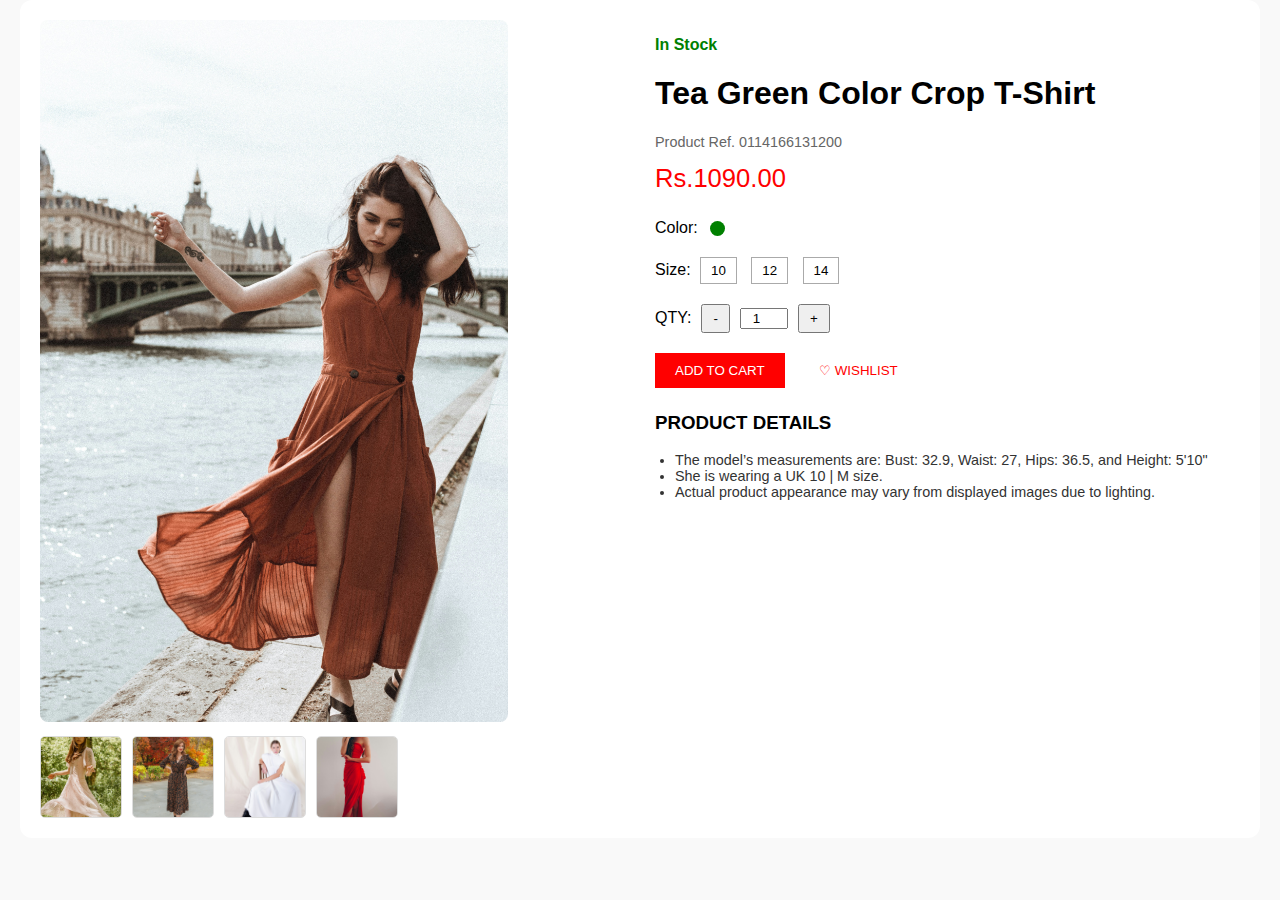
<file: Product.html>
<!DOCTYPE html>
<html lang="en">
<head>
  <meta charset="UTF-8" />
  <meta name="viewport" content="width=device-width, initial-scale=1.0"/>
  <title>Tea Green Crop T-Shirt</title>
  <link rel="stylesheet" href="style.css" />
</head>
<body>

<div class="product-container">
  <div class="product-images">
    <img id="mainImage" src="./card/card larg .jpg" alt="Main Image" />
    <div class="thumbnails">
      <img src="./card/card 1.jpg" onclick="changeImage(this.src)" />
      <img src="./card/card 2.jpg" onclick="changeImage(this.src)" />
      <img src="./card/card 3.jpg" onclick="changeImage(this.src)" />
      <img src="./card/card 4.jpg" onclick="changeImage(this.src)" />
    </div>
  </div>

  <div class="product-details">
    <p class="status">In Stock</p>
    <h1>Tea Green Color Crop T-Shirt</h1>
    <p class="ref">Product Ref. 0114166131200</p>
    <p class="price">Rs.1090.00</p>
    <p class="color">Color: <span class="color-circle green"></span></p>

    <div class="sizes">
      <label>Size:</label>
      <button>10</button>
      <button>12</button>
      <button>14</button>
    </div>

    <div class="quantity">
      <label>QTY:</label>
      <button onclick="updateQty(-1)">-</button>
      <input type="number" id="qty" value="1" min="1" />
      <button onclick="updateQty(1)">+</button>
    </div>

    <div class="buttons">
      <button class="add-cart">ADD TO CART</button>
      <button class="wishlist">♡ WISHLIST</button>
    </div>

    <div class="product-info">
      <h3>PRODUCT DETAILS</h3>
      <ul>
        <li>The model’s measurements are: Bust: 32.9, Waist: 27, Hips: 36.5, and Height: 5'10"</li>
        <li>She is wearing a UK 10 | M size.</li>
        <li>Actual product appearance may vary from displayed images due to lighting.</li>
      </ul>
    </div>
  </div>
</div>

<script src="script.js"></script>
</body>
</html>
</file>
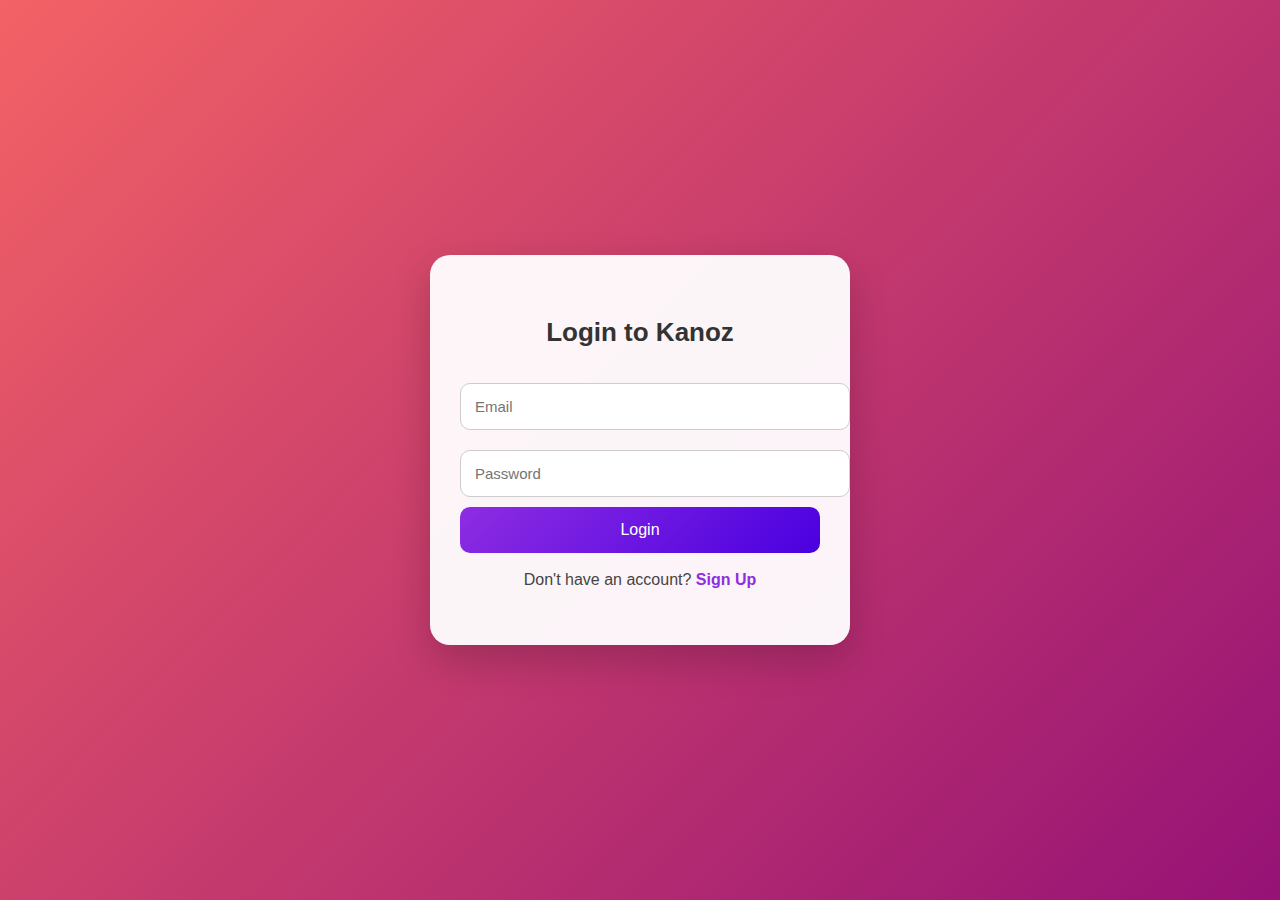
<file: singup.html>
<!DOCTYPE html>
<html lang="en">
<head>
  <meta charset="UTF-8" />
  <meta name="viewport" content="width=device-width, initial-scale=1.0" />
  <title>Login & Sign Up - Kanoz</title>
  <style>
    body {
      margin: 0;
      font-family: 'Segoe UI', sans-serif;
      background: linear-gradient(135deg, #f36265, #961276);
      display: flex;
      justify-content: center;
      align-items: center;
      height: 100vh;
      overflow: hidden;
    }

    .auth-container {
      background: rgba(255, 255, 255, 0.95);
      padding: 40px 30px;
      border-radius: 20px;
      box-shadow: 0 15px 40px rgba(0, 0, 0, 0.2);
      width: 360px;
      animation: slideUp 0.6s ease-out;
    }

    @keyframes slideUp {
      from { transform: translateY(40px); opacity: 0; }
      to { transform: translateY(0); opacity: 1; }
    }

    .auth-form h2 {
      margin-bottom: 25px;
      color: #333;
      text-align: center;
      font-size: 26px;
    }

    .auth-form input {
      width: 100%;
      padding: 14px;
      margin: 10px 0;
      border-radius: 10px;
      border: 1px solid #ccc;
      font-size: 15px;
    }

    .auth-form button {
      width: 100%;
      padding: 14px;
      background: linear-gradient(135deg, #8e2de2, #4a00e0);
      color: #fff;
      border: none;
      border-radius: 10px;
      cursor: pointer;
      font-size: 16px;
      transition: 0.3s ease;
    }

    .auth-form button:hover {
      opacity: 0.9;
    }

    .auth-form p {
      text-align: center;
      margin-top: 18px;
      color: #444;
    }

    .auth-form a {
      color: #8e2de2;
      text-decoration: none;
      font-weight: bold;
    }

    .auth-form a:hover {
      text-decoration: underline;
    }
  </style>
</head>
<body>
  <div class="auth-container">
    <form class="auth-form" id="loginForm">
      <h2>Login to Kanoz</h2>
      <input type="email" placeholder="Email" required />
      <input type="password" placeholder="Password" required />
      <button type="submit">Login</button>
      <p>Don't have an account? <a href="#" onclick="toggleForm()">Sign Up</a></p>
    </form>

    <form class="auth-form" id="signupForm" style="display: none">
      <h2>Create Your Account</h2>
      <input type="text" placeholder="Full Name" required />
      <input type="email" placeholder="Email" required />
      <input type="password" placeholder="Password" required />
      <button type="submit">Sign Up</button>
      <p>Already have an account? <a href="#" onclick="toggleForm()">Login</a></p>
    </form>
  </div>

  <script>
    function toggleForm() {
      const loginForm = document.getElementById("loginForm");
      const signupForm = document.getElementById("signupForm");
      loginForm.style.display = loginForm.style.display === "none" ? "block" : "none";
      signupForm.style.display = signupForm.style.display === "none" ? "block" : "none";
    }

    document.getElementById("loginForm")?.addEventListener("submit", (e) => {
      e.preventDefault();
      alert("Logged in successfully!");
    });

    document.getElementById("signupForm")?.addEventListener("submit", (e) => {
      e.preventDefault();
      alert("Account created successfully!");
    });
  </script>
</body>
</html>
</file>
<file: style.css>
/* Base Navbar Styles (for desktop and large screens) */
.navbar {
    position: fixed;
    top: 0;
    width: 100%;
    padding: 15px 30px;
    background: transparent;
    transition: background 0.3s ease, box-shadow 0.3s;
    z-index: 1000;
}

.navbar.scrolled {
    background-color: #cdedf5;
    box-shadow: 0 2px 10px rgba(0, 0, 0, 0.1);
}

.navbar-container {
    max-width: 1200px;
    margin: auto;
    display: flex;
    align-items: center;
    justify-content: space-between;
}

/* Logo */
.logo {
    font-size: 24px;
    font-weight: bold;
    color: #111;
}

/* Navigation Links (for Desktop) */
.nav-links {
    display: flex;
    gap: 20px;
}

.nav-links a {
    text-decoration: none;
    color: #333;
    font-weight: 500;
    transition: color 0.3s;
}

.nav-links a:hover {
    color: #e91e63;
}

/* Right Section Icons */
.nav-right {
    display: flex;
    align-items: center;
    gap: 20px;
}

/* Search Box */
.search-box {
    position: relative;
    display: flex;
    align-items: center;
    background: #f2f2f2;
    border-radius: 20px;
    padding: 5px 10px;
    transition: width 0.4s ease;
}

.search-box input {
    border: none;
    outline: none;
    background: transparent;
    width: 0;
    opacity: 0;
    transition: width 0.4s, opacity 0.4s;
}

.search-box.active input {
    width: 150px;
    opacity: 1;
}

.search-icon {
    color: #555;
    cursor: pointer;
    margin-left: 5px;
}

/* Icons */
.icon {
    font-size: 18px;
    color: #444;
    cursor: pointer;
    transition: color 0.5s;
}

.icon:hover {
    color: #e91e63;
}

/* Account Dropdown */
.account-wrapper {
    position: relative;
    padding-top: -5px;
}

.dropdown {
    position: absolute;
    top: 20px;
    right: 0;
    background: #fff;
    border-radius: 5px;
    box-shadow: 0 0 8px rgba(0, 0, 0, 0.1);
    display: none;
    flex-direction: column;
    min-width: 120px;
    overflow: hidden;
}

.account-wrapper:hover .dropdown {
    display: flex;
   

}

.dropdown a {
    padding: 10px 15px;
    text-decoration: none;
    color: #333;;
    transition: background 25s;
}

.dropdown a:hover {
    background-color: #f0f0f0;
}


/* Mobile Media Queries (screens 768px or smaller) */
@media screen and (max-width: 768px) {

    /* Navbar container */
    .navbar-container {
        flex-direction: column;
        align-items: flex-start;
        background-color: ;
    }
   
    /* Nav Links - stack vertically */
    .nav-links {
        display: none;
        flex-direction: column;
        gap: 10px;
        width: 100%;
        padding: 20px;
        background-color: #fff;
        position: absolute;
        top: 60px;
        left: 0;
        z-index: 1;
    }

    .nav-links.active {
        display: flex;
    }

    .nav-links a {
        padding: 10px;
        text-align: left;
        width: 100%;
        border-bottom: 1px solid #ddd;
    }

    /* Hamburger Menu */
    .hamburger {
        display: block;
        cursor: pointer;
        font-size: 30px;
    }

    .hamburger.active {
        color: #e91e63;
    }

    /* Right Icons Section */
    .nav-right {
        gap: 15px;
    }

    .search-box {
        display: none;
        /* Hide search bar on mobile */
    }
}


body {
    font-family: 'Segoe UI', sans-serif;
    margin: 0;
    padding: 0px;
    margin-top: 60px;
    overflow-x: hidden;
}


.hero-section {
    position: relative;
    height: 100vh;
    display: flex;
    justify-content: center;
    align-items: center;
    overflow: hidden;
}


.hero-slider {
    position: absolute;
    top: 0;
    left: 0;
    right: 0;
    bottom: 0;
    z-index: 0;
    overflow: hidden;
}

.hero-images {
    display: flex;
    animation: slide 20s linear infinite;
}

.hero-images img {
    width: 100vw;
    height: 100vh;
    object-fit: cover;
}

/* Image Slide Animation */
@keyframes slide {
    0% {
        transform: translateX(0);
    }

    25% {
        transform: translateX(-100%);
    }

    50% {
        transform: translateX(-200%);
    }

    75% {
        transform: translateX(-300%);
    }

    100% {
        transform: translateX(0);
    }
}

/* Hero Content (Text and Button) */
.hero-content {
    position: absolute;
    z-index: 1;
    color: #fff;
    text-align: center;
    padding: 20px;
}

.hero-content h1 {
    font-size: 50px;
    margin-bottom: 20px;
    font-weight: bold;
    max-width: 90%;
}

.cta-button {
    font-size: 18px;
    padding: 15px 30px;
    border: none;
    background-color: #e91e63;
    color: white;
    border-radius: 5px;
    cursor: pointer;
    transition: transform 0.3s ease, box-shadow 0.3s ease;
}

.cta-button:hover {
    transform: translateY(-5px);
    box-shadow: 0 4px 15px rgba(0, 0, 0, 0.2);
}

/* Typing Effect (Slogan Text) */
@keyframes typing {
    0% {
        width: 0;
    }

    100% {
        width: 100%;
    }
}

.hero-content h1 {
    overflow: hidden;
    white-space: nowrap;
    border-right: 3px solid #fff;
    width: 0;
    animation: typing 4s steps(40) 1s forwards;
}

/* Media Queries for Responsiveness */

/* Tablets (768px - 1024px) */
@media (max-width: 1024px) {
    .hero-section {
        height: 80vh;
    }

    .hero-content h1 {
        font-size: 35px;
    }

    .cta-button {
        font-size: 16px;
        padding: 12px 25px;
    }
}

/* Mobile Devices (up to 768px) */
@media (max-width: 768px) {
    .hero-section {
        height: 60vh;
    }

    .hero-content h1 {
        font-size: 28px;
        max-width: 100%;
    }

    .cta-button {
        font-size: 14px;
        padding: 10px 20px;
    }
}

/* Very Small Devices (up to 480px) */
@media (max-width: 480px) {
    .hero-section {
        height: 50vh;
    }

    .hero-content h1 {
        font-size: 24px;
    }

    .cta-button {
        font-size: 12px;
        padding: 8px 15px;
    }
}
.section-title {
    text-align: center;
    font-size: 2.5rem;
    margin: 40px 0 20px;
    color: #111;
  }
  
  .collection-grid {
    display: grid;
    grid-template-columns: repeat(auto-fit, minmax(280px, 1fr));
    gap: 20px;
    max-width: 1200px;
    margin: auto;
    padding: 20px;
  }
  
  .collection-card {
    position: relative;
    overflow: hidden;
    border-radius: 12px;
    cursor: pointer;
    box-shadow: 0 8px 16px rgba(0,0,0,0.1);
    transition: transform 0.3s;
  }
  
  .collection-card img {
    width: 100%;
    height: 100%;
    display: block;
    transition: transform 0.5s ease;
  }
  
  .collection-card:hover img {
    transform: scale(1.1);
  }
  
  .overlay {
    position: absolute;
    top: 0;
    left: 0;
    right: 0;
    bottom: 0;
    background: rgba(0, 0, 0, 0.5);
    color: #fff;
    opacity: 0;
    display: flex;
    flex-direction: column;
    justify-content: center;
    align-items: center;
    transition: opacity 0.4s ease;
  }
  
  .collection-card:hover .overlay {
    opacity: 1;
  }
  
  .overlay h3 {
    font-size: 1.8rem;
    margin-bottom: 15px;
  }
  
  .quick-view {
    background: #e91e63;
    color: #fff;
    border: none;
    padding: 10px 18px;
    border-radius: 25px;
    font-size: 1rem;
    cursor: pointer;
    transition: background 0.3s ease;
  }
  
  .quick-view:hover {
    background: #c2185b;
  }

  .section-title {
    text-align: center;
    font-size: 2.5rem;
    margin: 40px 0 20px;
    color: #111;
  }
  
  /* Scroll Wrapper */
  .scroll-wrapper {
    overflow: hidden;
    position: relative;
    padding: 20px 0;
  }
  
  /* Product Track */
  .product-track {
    display: flex;
    width: max-content;
    gap: 20px;
    animation: scroll-left 40s linear infinite;
  }
  
  .product-card {
    background: white;
    border-radius: 12px;
    overflow: hidden;
    box-shadow: 0 8px 16px rgba(0,0,0,0.1);
    width: 220px;
    flex-shrink: 0;
    transition: transform 0.3s ease, box-shadow 0.3s ease;
    text-align: center;
  }
  
  .product-card img {
    width: 100%;
    height: 220px;
    object-fit: cover;
  }
  
  .product-card h3 {
    font-size: 1.1rem;
    margin: 10px 0 5px;
  }
  
  .product-card p {
    color: #e91e63;
    font-weight: bold;
    margin-bottom: 15px;
  }
  
  .product-card:hover {
    transform: scale(1.05);
    box-shadow: 0 10px 25px rgba(0,0,0,0.2);
  }
  
  /* Scroll Animation */
  @keyframes scroll-left {
    0% { transform: translateX(0); }
    100% { transform: translateX(-50%); }
  }
  
  /* Pause scroll on hover */
  .scroll-wrapper:hover .product-track {
    animation-play-state: paused;
  }
  
  /* Responsive */
  @media (max-width: 768px) {
    .product-card {
      width: 160px;
    }
    .product-card img {
      height: 160px;
    }
    .section-title {
      font-size: 2rem;
    }
  }
  /* Lookbook Section */
.lookbook-section {
  padding: 60px 20px;
  background: #fff;
  text-align: center;
}

.section-title {
  font-size: 2.8rem;
  margin-bottom: 40px;
  color: #222;
}

.lookbook-grid {
  display: grid;
  grid-template-columns: repeat(auto-fit, minmax(250px, 1fr));
  grid-auto-rows: 300px;
  gap: 20px;
  max-width: 1200px;
  margin: auto;
}

.look-item {
  position: relative;
  overflow: hidden;
  border-radius: 12px;
  cursor: pointer;
  transition: transform 0.3s;
}

.look-item.large {
  grid-column: span 2;
}

.look-item.tall {
  grid-row: span 2;
}

.look-item img {
  width: 100%;
  height: 100%;
  object-fit: cover;
  transition: transform 0.5s ease;
}

.look-overlay {
  position: absolute;
  top: 0;
  left: 0;
  width: 100%;
  height: 100%;
  background: rgba(0,0,0,0.5);
  color: #fff;
  display: flex;
  flex-direction: column;
  justify-content: center;
  align-items: center;
  opacity: 0;
  transition: opacity 0.3s ease;
  padding: 20px;
  text-align: center;
}

.look-item:hover img {
  transform: scale(1.1);
}

.look-item:hover .look-overlay {
  opacity: 1;
}

.look-overlay h3 {
  font-size: 1.6rem;
  margin-bottom: 10px;
}

.look-overlay p {
  font-size: 1rem;
  max-width: 300px;
}

/* Responsive Grid Fix */
@media (max-width: 768px) {
  .lookbook-grid {
    grid-template-columns: 1fr;
    grid-auto-rows: 250px;
  }

  .look-item.large,
  .look-item.tall {
    grid-column: span 1;
    grid-row: span 1;
  }
}

body {
    margin: 0;
    font-family: 'Segoe UI', sans-serif;
    background: #f9f9f9;
  }
  
  .promo-banner {
    background: linear-gradient(135deg, #06014d, #2705e7);
    color: white;
    text-align: center;
    padding: 40px 20px;
    position: relative;
    overflow: hidden;
  }
  
  .promo-content h2 {
    font-size: 2rem;
    margin-bottom: 20px;
    font-weight: bold;
  }
  
  .countdown {
    display: flex;
    justify-content: center;
    gap: 15px;
    font-size: 1.2rem;
    margin-bottom: 25px;
  }
  
  .countdown span {
    background: rgba(255, 255, 255, 0.1);
    padding: 10px 14px;
    border-radius: 8px;
  }
  
  .cta-btn {
    background: #fff;
    color: #ff416c;
    padding: 12px 25px;
    text-decoration: none;
    font-weight: bold;
    border-radius: 25px;
    transition: background 0.3s;
  }
  
  .cta-btn:hover {
    background: #ffe2ea;
  }
  
  /* Responsive */
  @media (max-width: 600px) {
    .promo-content h2 {
      font-size: 1.5rem;
    }
  
    .countdown {
      font-size: 1rem;
    }
  }
  
  .testimonials-section {
    padding: 60px 20px;
    background: #fafafa;
    text-align: center;
  }
  
  .section-title {
    font-size: 2.5rem;
    margin-bottom: 40px;
    color: #222;
  }
  
  .testimonial-carousel {
    display: flex;
    overflow: hidden;
    justify-content: center;
    position: relative;
    max-width: 600px;
    margin: 0 auto;
  }
  
  .testimonial {
    min-width: 100%;
    opacity: 0;
    transform: scale(0.95);
    transition: all 0.5s ease;
    padding: 20px;
    box-sizing: border-box;
    background: #fff;
    border-radius: 12px;
    box-shadow: 0 8px 20px rgba(0,0,0,0.05);
    position: absolute;
  }
  
  .testimonial.active {
    opacity: 1;
    transform: scale(1);
    position: relative;
  }
  
  .testimonial img {
    width: 80px;
    height: 80px;
    border-radius: 50%;
    object-fit: cover;
    margin-bottom: 15px;
  }
  
  .quote {
    font-size: 1.1rem;
    color: #444;
    margin-bottom: 10px;
    line-height: 1.5;
  }
  
  h4 {
    margin: 10px 0 4px;
    font-weight: 600;
    color: #111;
  }
  
  .role {
    color: #888;
    font-size: 0.9rem;
  }
  
  .stars {
    margin-top: 10px;
    color: #ffbf00;
    font-size: 1.2rem;
  }
  
  .testimonial-nav {
    margin-top: 20px;
  }
  
  .nav-btn {
    background: #333;
    color: white;
    border: none;
    padding: 10px 15px;
    border-radius: 50%;
    margin: 0 10px;
    cursor: pointer;
    font-size: 1.2rem;
    transition: background 0.3s;
  }
  
  .nav-btn:hover {
    background: #111;
  }
  
  /* Responsive */
  @media (max-width: 600px) {
    .testimonial-carousel {
      max-width: 90%;
    }
  
    .section-title {
      font-size: 2rem;
    }
  }
  
  .signup-section {
    background: linear-gradient(135deg, #f9f9f9, #fff);
    padding: 60px 20px;
    border-top: 1px solid #eee;
  }
  
  .signup-container {
    display: flex;
    align-items: center;
    justify-content: space-between;
    flex-wrap: wrap;
    max-width: 1100px;
    margin: auto;
  }
  
  .signup-text {
    flex: 1 1 500px;
    padding: 20px;
  }
  
  .signup-text h2 {
    font-size: 2.4rem;
    margin-bottom: 10px;
    color: #111;
  }
  
  .signup-text p {
    font-size: 1rem;
    color: #555;
    margin-bottom: 25px;
  }
  
  form {
    display: flex;
    flex-direction: column;
    gap: 12px;
    max-width: 400px;
  }
  
  form input[type="email"] {
    padding: 12px 16px;
    border: 1px solid #ccc;
    border-radius: 30px;
    font-size: 1rem;
    outline: none;
    transition: border-color 0.3s;
  }
  
  form input[type="email"]:focus {
    border-color: #ff4b2b;
  }
  
  form button {
    padding: 12px 16px;
    background: #ff4b2b;
    color: white;
    border: none;
    border-radius: 30px;
    font-size: 1rem;
    cursor: pointer;
    transition: background 0.3s;
  }
  
  form button:hover {
    background: #e63e22;
  }
  
  .form-message {
    margin-top: 8px;
    font-size: 0.9rem;
    color: #28a745;
  }
  
  .signup-image {
    flex: 1 1 400px;
    text-align: center;
  }
  
  .signup-image img {
    max-width: 100%;
    height: auto;
    margin-top: 20px;
  }
  
  /* Responsive */
  @media (max-width: 768px) {
    .signup-container {
      flex-direction: column;
      text-align: center;
    }
  
    .signup-text h2 {
      font-size: 2rem;
    }
  
    form {
      margin: auto;
    }
  
    .signup-image {
      margin-top: 30px;
    }
  }
  
  .instagram-section {
    padding: 60px 20px;
    background: #fefefe;
    text-align: center;
  }
  
  .insta-header {
    margin-bottom: 30px;
  }
  
  .insta-header h2 {
    font-size: 2rem;
    font-weight: 600;
    color: #222;
  }
  
  .insta-header a {
    color: #ff4b2b;
    text-decoration: none;
    font-weight: bold;
    font-size: 1.1rem;
  }
  
  .insta-feed {
    display: grid;
    grid-template-columns: repeat(auto-fill, minmax(200px, 1fr));
    gap: 16px;
    max-width: 1200px;
    margin: auto;
  }
  
  .insta-post {
    position: relative;
    overflow: hidden;
    border-radius: 12px;
  }
  
  .insta-post img {
    width: 100%;
    height: 100%;
    object-fit: cover;
    transition: transform 0.4s ease;
  }
  
  .insta-overlay {
    position: absolute;
    inset: 0;
    background: rgba(0, 0, 0, 0.4);
    color: white;
    opacity: 0;
    display: flex;
    flex-direction: column;
    justify-content: center;
    align-items: center;
    font-size: 1rem;
    font-weight: 500;
    transition: opacity 0.3s ease;
    text-shadow: 0 2px 5px rgba(0,0,0,0.6);
  }
  
  .insta-post:hover img {
    transform: scale(1.1);
  }
  
  .insta-post:hover .insta-overlay {
    opacity: 1;
  }
  
  /* Loader */
  .insta-loader {
    margin-top: 30px;
    display: flex;
    justify-content: center;
    gap: 8px;
  }
  
  .insta-loader span {
    width: 10px;
    height: 10px;
    background: #ff4b2b;
    border-radius: 50%;
    animation: bounce 0.6s infinite alternate;
  }
  
  .insta-loader span:nth-child(2) {
    animation-delay: 0.2s;
  }
  .insta-loader span:nth-child(3) {
    animation-delay: 0.4s;
  }
  
  @keyframes bounce {
    to {
      transform: translateY(-8px);
      opacity: 0.7;
    }
  }
  
  /* Responsive */
  @media (max-width: 600px) {
    .insta-header h2 {
      font-size: 1.5rem;
    }
  }
  .footer {
    background: #111;
    color: #ccc;
    padding: 60px 20px 20px;
    font-family: 'Segoe UI', sans-serif;
  }
  
  .footer-container {
    display: flex;
    flex-wrap: wrap;
    gap: 40px;
    justify-content: space-between;
    max-width: 1200px;
    margin: auto;
  }
  
  .footer-column {
    flex: 1 1 220px;
  }
  
  .footer-column h4 {
    color: #fff;
    margin-bottom: 15px;
    font-size: 1.2rem;
    font-weight: bold;
  }
  
  .footer-column ul,
  .footer-column p {
    list-style: none;
    padding: 0;
    margin: 0 0 8px;
    font-size: 0.95rem;
  }
  
  .footer-column ul li a,
  .footer-column a {
    color: #ccc;
    text-decoration: none;
    transition: color 0.3s;
  }
  
  .footer-column ul li a:hover,
  .footer-column a:hover {
    color: #ff4b2b;
  }
  
  form {
    display: flex;
    flex-direction: column;
    gap: 10px;
  }
  
  form input {
    padding: 10px;
    border: none;
    border-radius: 4px;
    font-size: 0.95rem;
    outline: none;
  }
  
  form button {
    background: #ff4b2b;
    color: #fff;
    border: none;
    padding: 10px;
    border-radius: 4px;
    font-weight: bold;
    cursor: pointer;
    transition: background 0.3s;
  }
  
  form button:hover {
    background: #e33e1a;
  }
  
  .newsletter-message {
    font-size: 0.85rem;
    color: #28a745;
  }
  
  .social-icons {
    margin-top: 15px;
  }
  
  .social {
    display: inline-block;
    margin-right: 10px;
    color: white;
    font-size: 1.2rem;
    padding: 10px;
    border-radius: 50%;
    background: linear-gradient(135deg, #f58529, #dd2a7b, #8134af, #515bd4);
    transition: transform 0.3s;
  }
  
  .social:hover {
    transform: scale(1.1);
  }
  
  .payment-icons img {
    height: 30px;
    margin-right: 10px;
    margin-top: 10px;
  }
  
  .footer-bottom {
    text-align: center;
    font-size: 0.85rem;
    color: #777;
    margin-top: 40px;
  }
  
  /* Responsive */
  @media (max-width: 768px) {
    .footer-container {
      flex-direction: column;
      gap: 30px;
    }
  }
  
  
  /* --- Shop Banner --- */
.shop-banner {
  background: linear-gradient(135deg, #ffdee9, #b5fffc);
  text-align: center;
  padding: 4rem 2rem;
  color: #333;
}
.shop-banner h1 {
  font-size: 2.5rem;
  margin-bottom: 1rem;
}
.shop-banner p {
  font-size: 1.2rem;
}

/* --- Product Grid --- */
.product-grid {
  display: grid;
  grid-template-columns: repeat(auto-fit, minmax(250px, 1fr));
  gap: 2rem;
  padding: 3rem 2rem;
  background-color: #f9f9f9;
  background: linear-gradient(135deg, #ffdee9, #4947d6);
}

.product-card {
  background: #fff;
  border-radius: 12px;
  box-shadow: 0 4px 12px rgba(0, 0, 0, 0.08);
  overflow: hidden;
  text-align: center;
  transition: transform 0.3s ease;
}

.product-card:hover {
  transform: scale(1.03);
}

.product-card img {
  width: 100%;
  height: auto;
  object-fit: cover;
}

.product-card h3 {
  margin: 1rem 0 0.5rem;
  font-size: 1.1rem;
}

.product-card p {
  color: #777;
  font-size: 1rem;
  margin-bottom: 1rem;
}

.product-card button {
  background-color: #111;
  color: #fff;
  border: none;
  padding: 0.7rem 1.5rem;
  margin-bottom: 1rem;
  cursor: pointer;
  border-radius: 8px;
  transition: background-color 0.3s;
}

.product-card button:hover {
  background-color: #444;
}
.filter-buttons {
  text-align: center;
  padding: 1rem 2rem;
  background: #dfa3a3;
}

.filter-btn {
  background: #eee;
  border: none;
  padding: 0.6rem 1.2rem;
  margin: 0.5rem;
  border-radius: 20px;
  cursor: pointer;
  font-weight: 600;
  transition: all 0.3s ease;
}

.filter-btn.active,
.filter-btn:hover {
  background-color: #111;
  color: #fff;
}

.filter-btn.active {
  background-color: #333;
  color: white;
}
/* New Arrivals Page Styles */
.new-arrivals-banner {
  background: linear-gradient(135deg, #ffdee9, #b5fffc);
  text-align: center;
  padding: 4rem 2rem;
  color: #333;
}

.new-arrivals-banner h1 {
  font-size: 2.5rem;
  margin-bottom: 1rem;
}

.new-arrivals-banner p {
  font-size: 1.2rem;
  color: #777;
}


.product-grid {
  display: flex;
  justify-content: space-around;
  flex-wrap: wrap;
  gap: 20px;
  padding: 20px;
  background: linear-gradient(135deg, #ffdee9, #4947d6);
}

.product-card {
  width: 280px;
  border: 1px solid #ddd;
  border-radius: 8px;
  overflow: hidden;
  text-align: center;
  background-color: #fff;
  transition: transform 0.3s ease;
}

.product-card:hover {
  transform: translateY(-10px);
  box-shadow: 0 4px 12px rgba(0, 0, 0, 0.1);
}

.product-card img {
  width: 100%;
  height: auto;
  border-bottom: 1px solid #ddd;
}

.product-card h3 {
  font-size: 1.2rem;
  margin: 15px 0;
}

.product-card p {
  font-size: 1rem;
  color: #333;
  margin-bottom: 15px;
}

.product-icons {
  display: flex;
  justify-content: center;
  gap: 15px;
  margin-bottom: 15px;
}

.product-icons i {
  font-size: 1.5rem;
  color: #555;
  cursor: pointer;
  transition: color 0.3s ease;
}

.product-icons i:hover {
  color: #000;
}

.new-arrivals1 {
  display: flex;
  align-items: center;
  justify-content: flex-start;
  padding: 20px;
  gap: 20px;
}

.image-container img {
  width: 100%;
  max-width: 500px; /* Adjust based on your design */
  height: auto;
  border-radius: 8px;
}

.text-container {
  max-width: 600px; /* Adjust based on your design */
  text-align: center;
}

.image-container1 img {
  width: 100%;
  max-width: 330px; /* Adjust based on your design */
  height: auto;
  border-radius: 8px;

}
.shop-now-btn {
  display: inline-block;
  padding: 10px 20px;
  background-color: #333;
  color: white;
  text-decoration: none;
  border-radius: 5px;
  margin-top: 15px;
  margin-bottom: 40px;
}

.shop-now-btn:hover {
  background-color: #555;
}

@media (max-width: 768px) {
  .new-arrivals1 {
      flex-direction: column;
      text-align: center;
  }

  .image-container img {
      max-width: 100%;
  }
}

.product-container {
  display: flex;
  gap: 30px;
  max-width: 1200px;
  margin: auto;
  background: #fff;
  padding: 20px;
  border-radius: 12px;
}

.product-images {
  flex: 1;
}

#mainImage {
  width: 80%;
  border-radius: 8px;
}

.thumbnails {
  display: flex;

  gap: 10px;
  margin-top: 10px;
}

.thumbnails img {
  width: 80px;
  height: 80px;
  object-fit: cover;
  border: 1px solid #ddd;
  border-radius: 5px;
  cursor: pointer;
}

.product-details {
  flex: 1;
}

.status {
  color: green;
  font-weight: bold;
}

.ref {
  font-size: 0.9rem;
  color: #666;
}

.price {
  font-size: 1.6rem;
  color: red;
  margin-top: 10px;
}

.color {
  margin: 15px 0;
}

.color-circle {
  display: inline-block;
  width: 15px;
  height: 15px;
  border-radius: 50%;
  margin-left: 8px;
  vertical-align: middle;
}

.green {
  background-color: green;
}

.sizes button {
  margin: 5px;
  padding: 5px 10px;
  border: 1px solid #aaa;
  background: white;
  cursor: pointer;
}

.quantity {
  margin: 15px 0;
  display: flex;
  align-items: center;
  gap: 10px;
}

.quantity button {
  padding: 5px 10px;
}

.quantity input {
  width: 40px;
  text-align: center;
}

.buttons button {
  padding: 10px 20px;
  margin: 5px 10px 5px 0;
  border: none;
  cursor: pointer;
}

.add-cart {
  background: red;
  color: white;
}

.wishlist {
  background: #fff;
  border: 1px solid red;
  color: red;
}

.product-info ul {
  list-style: disc;
  padding-left: 20px;
  font-size: 0.9rem;
  color: #333;
}
</file>
